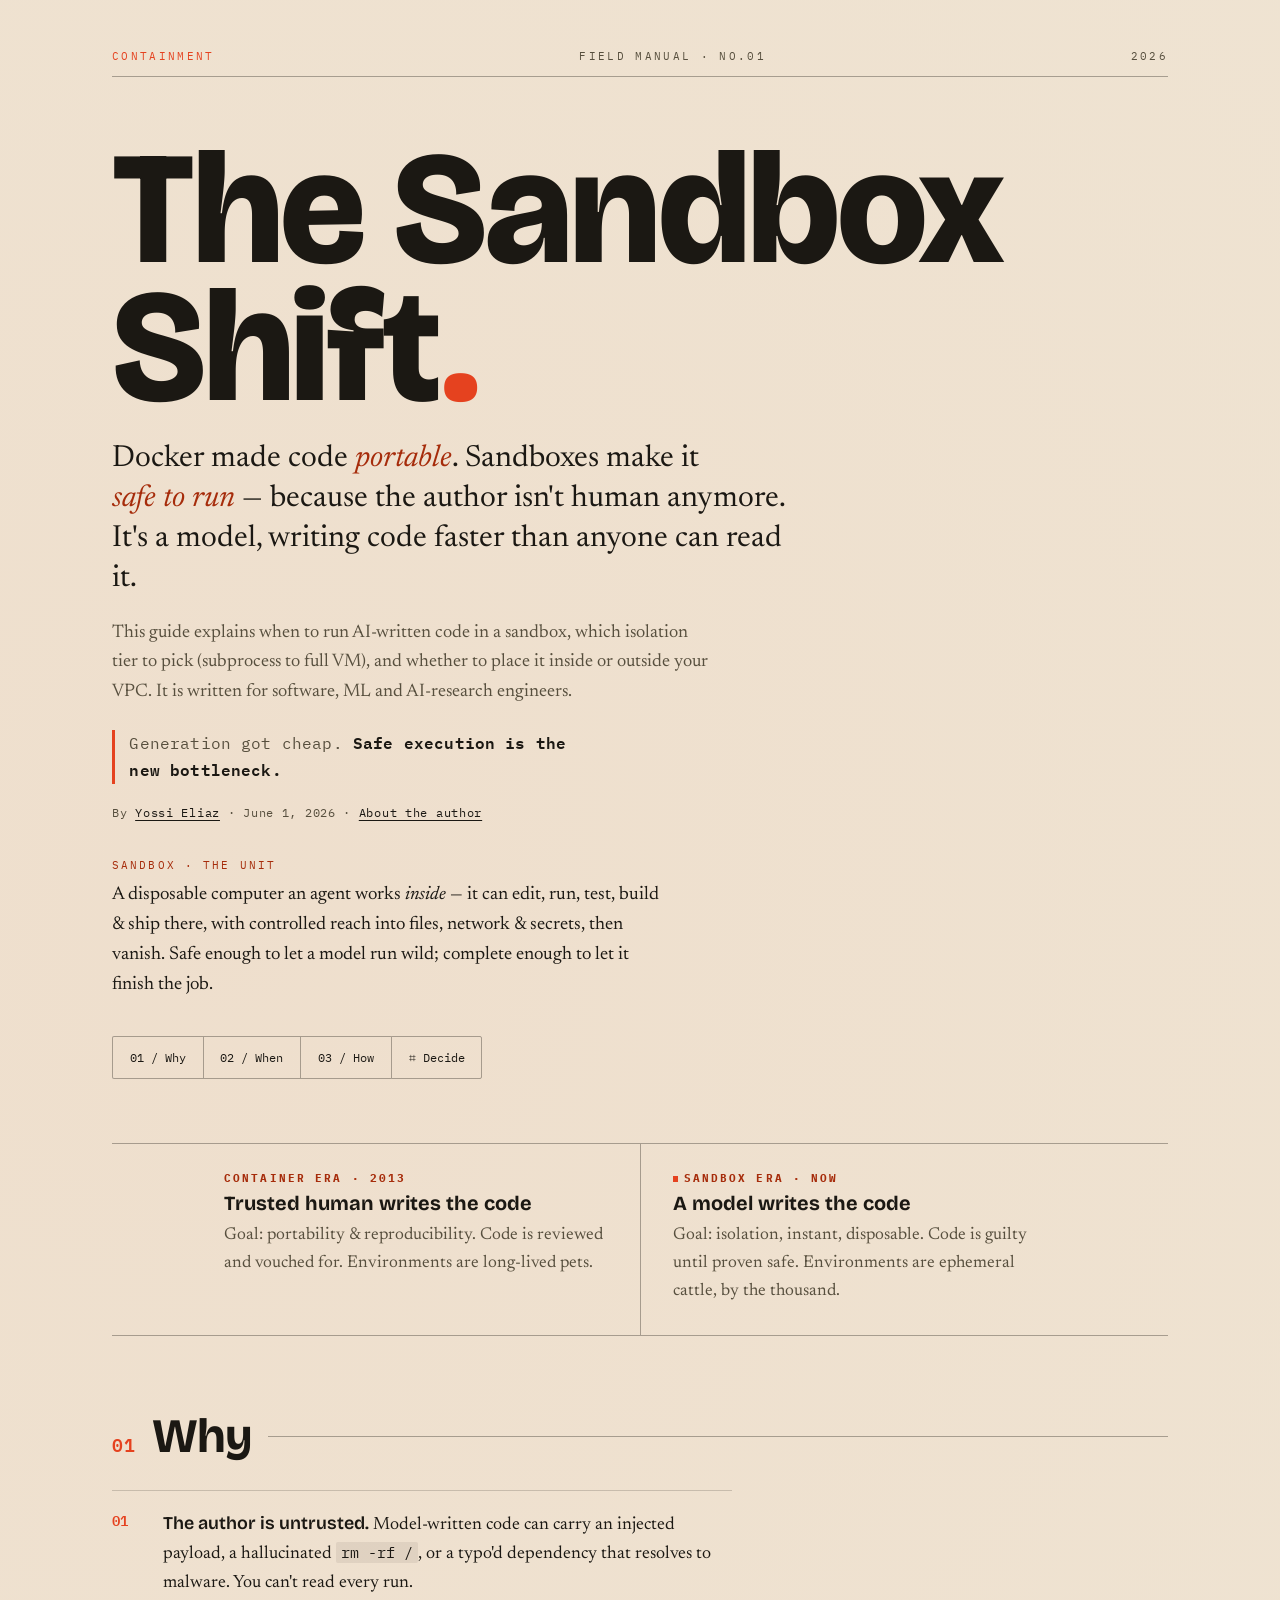
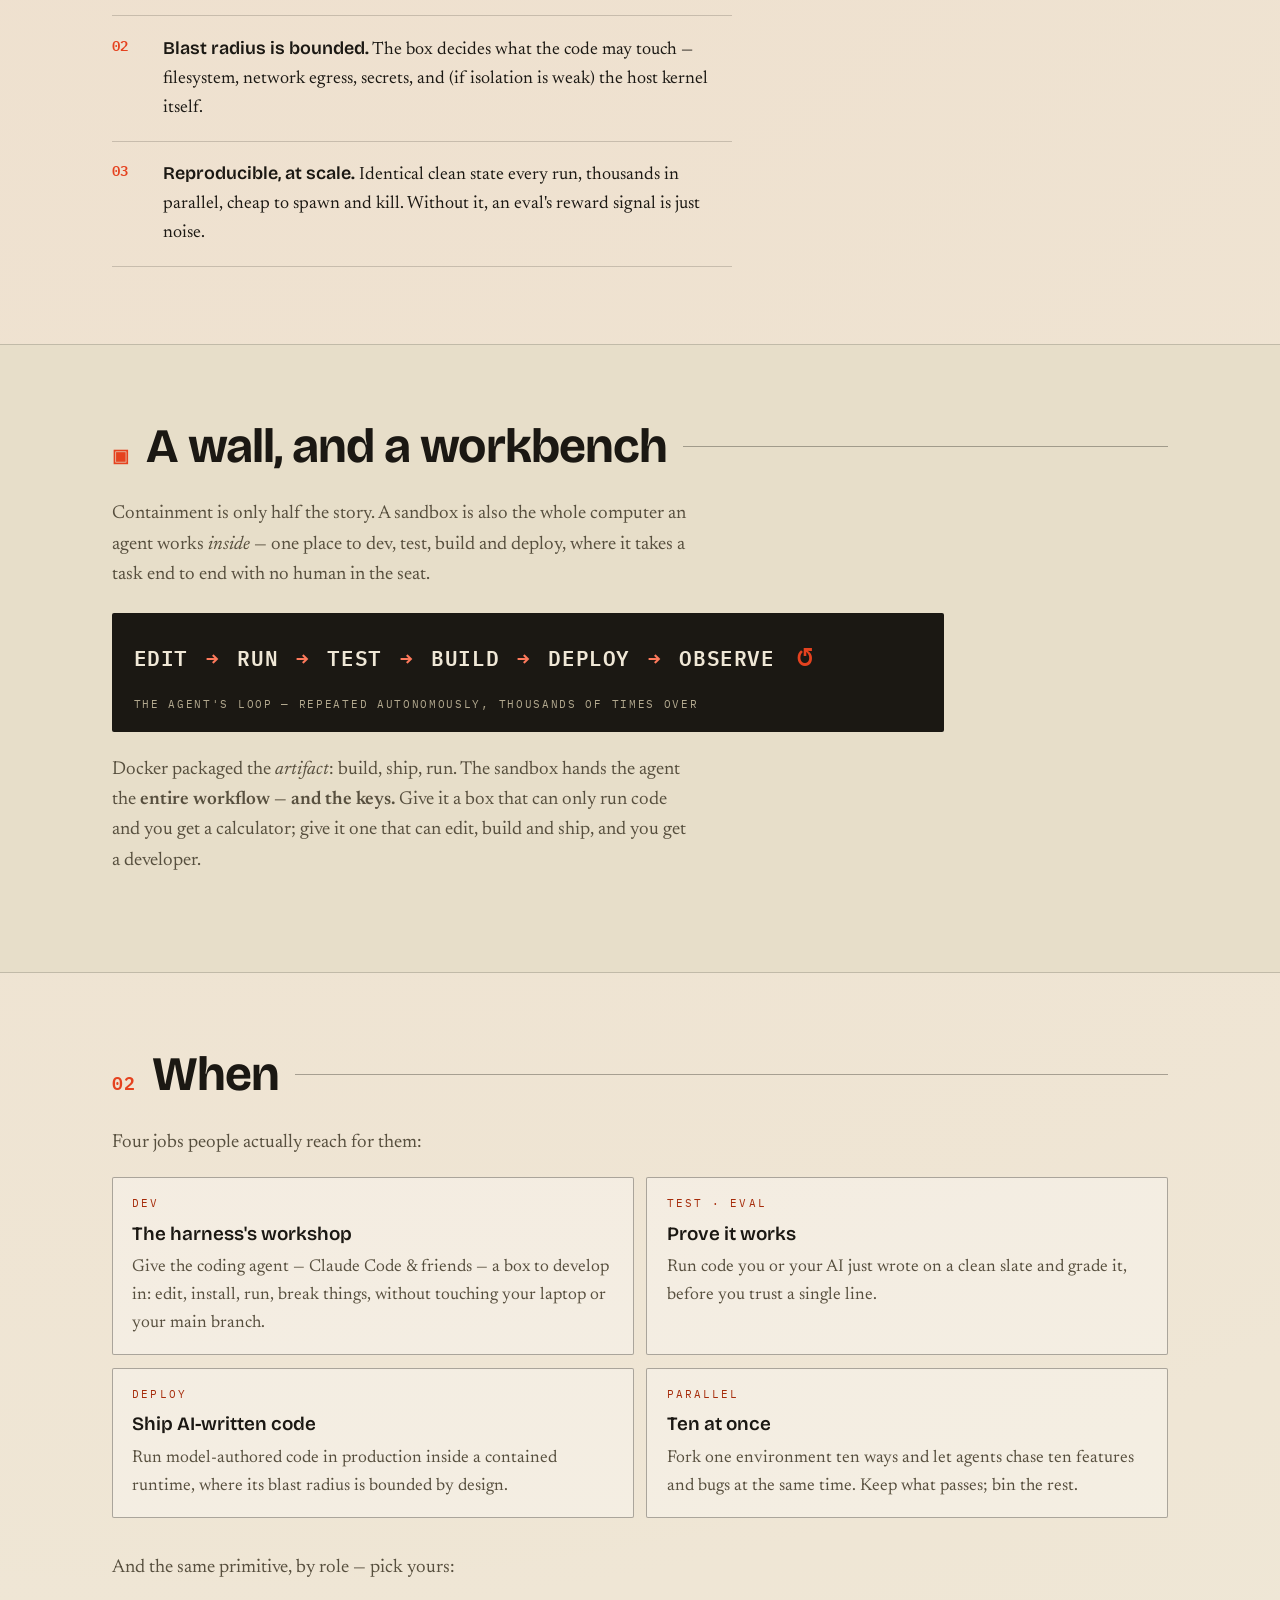
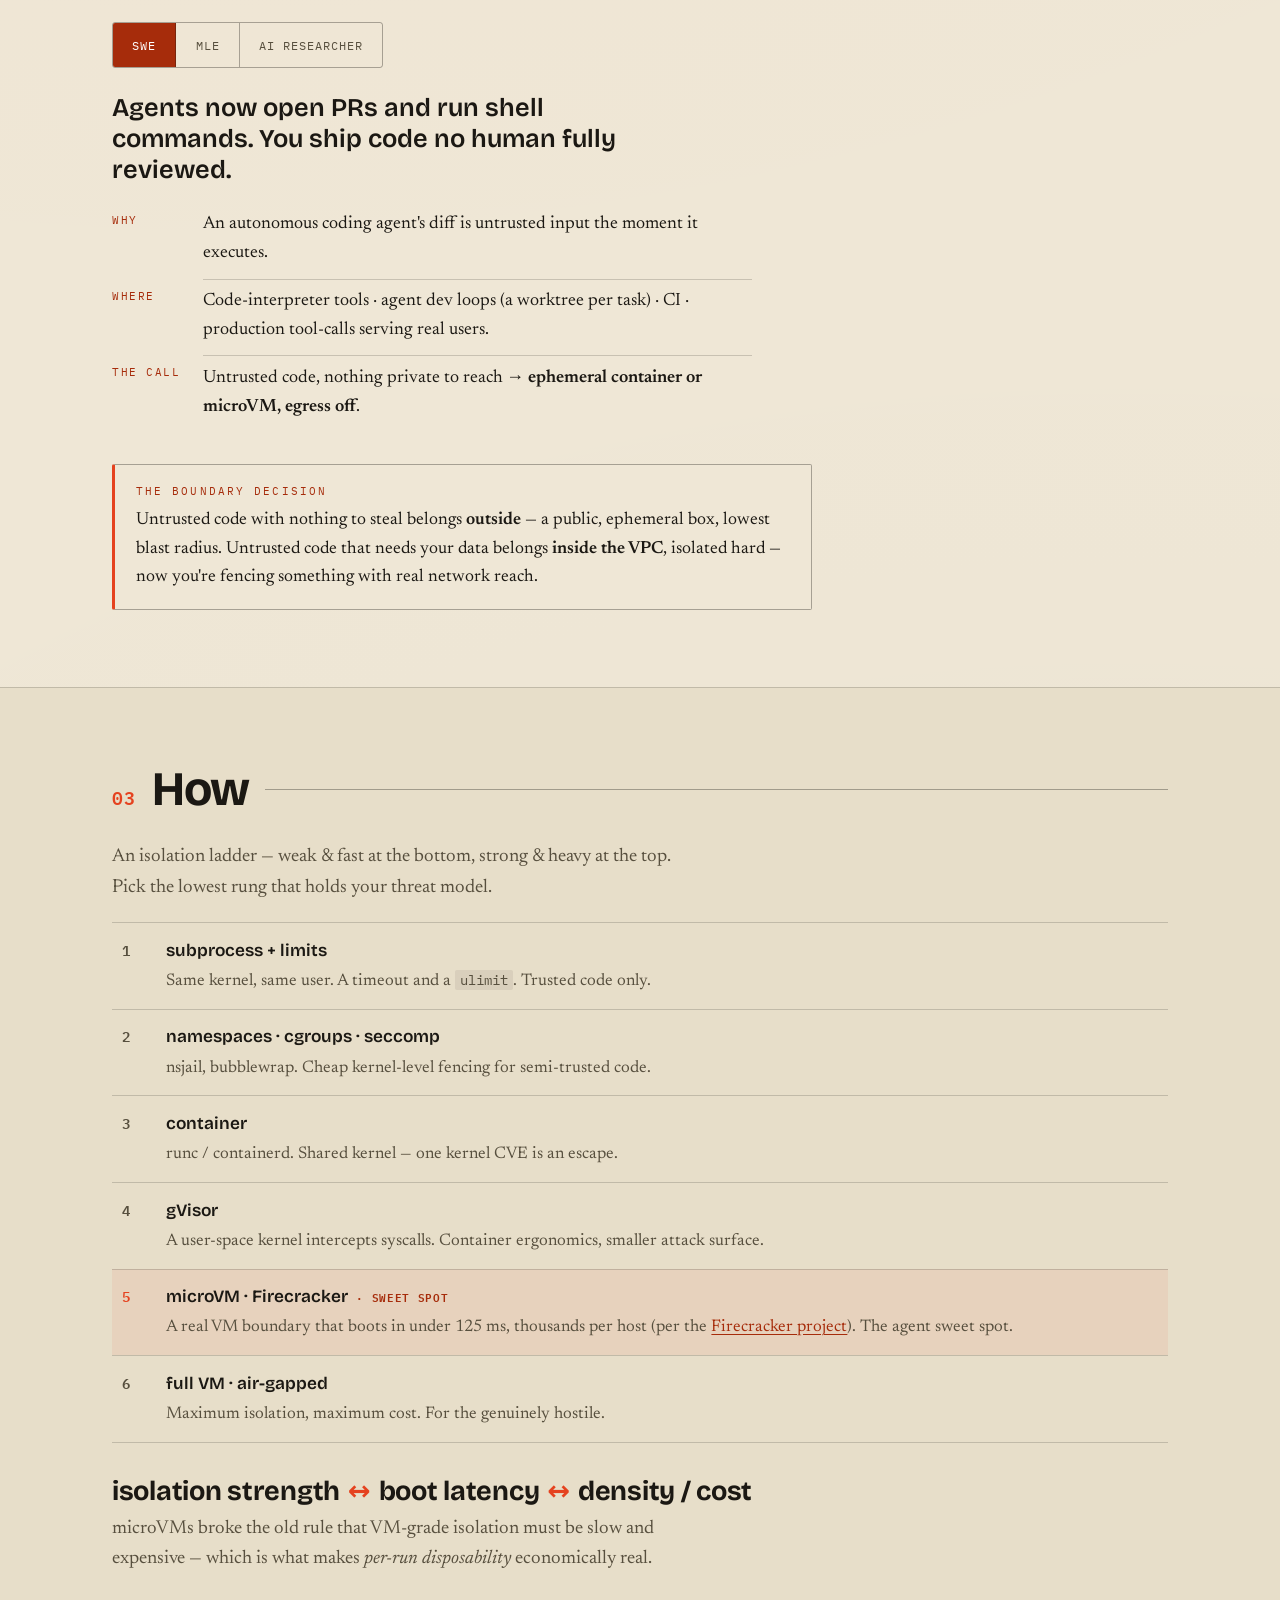
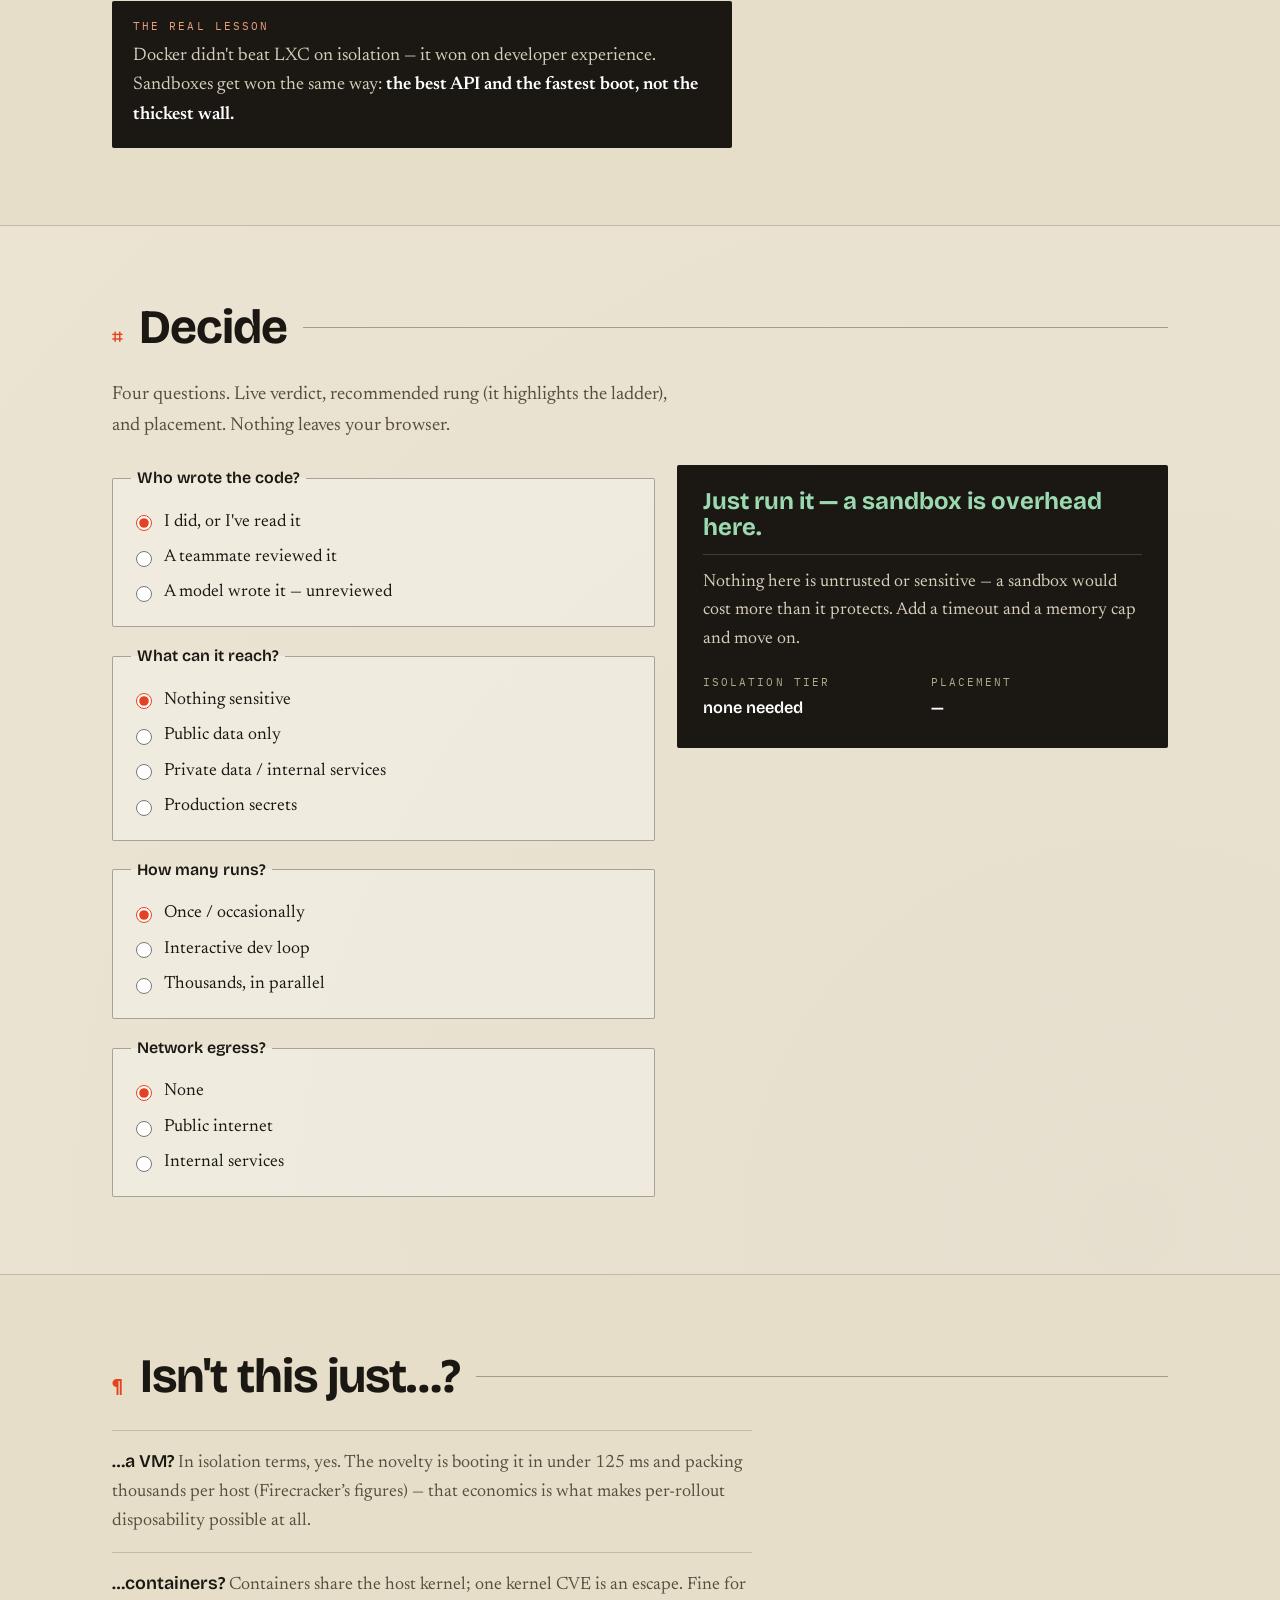
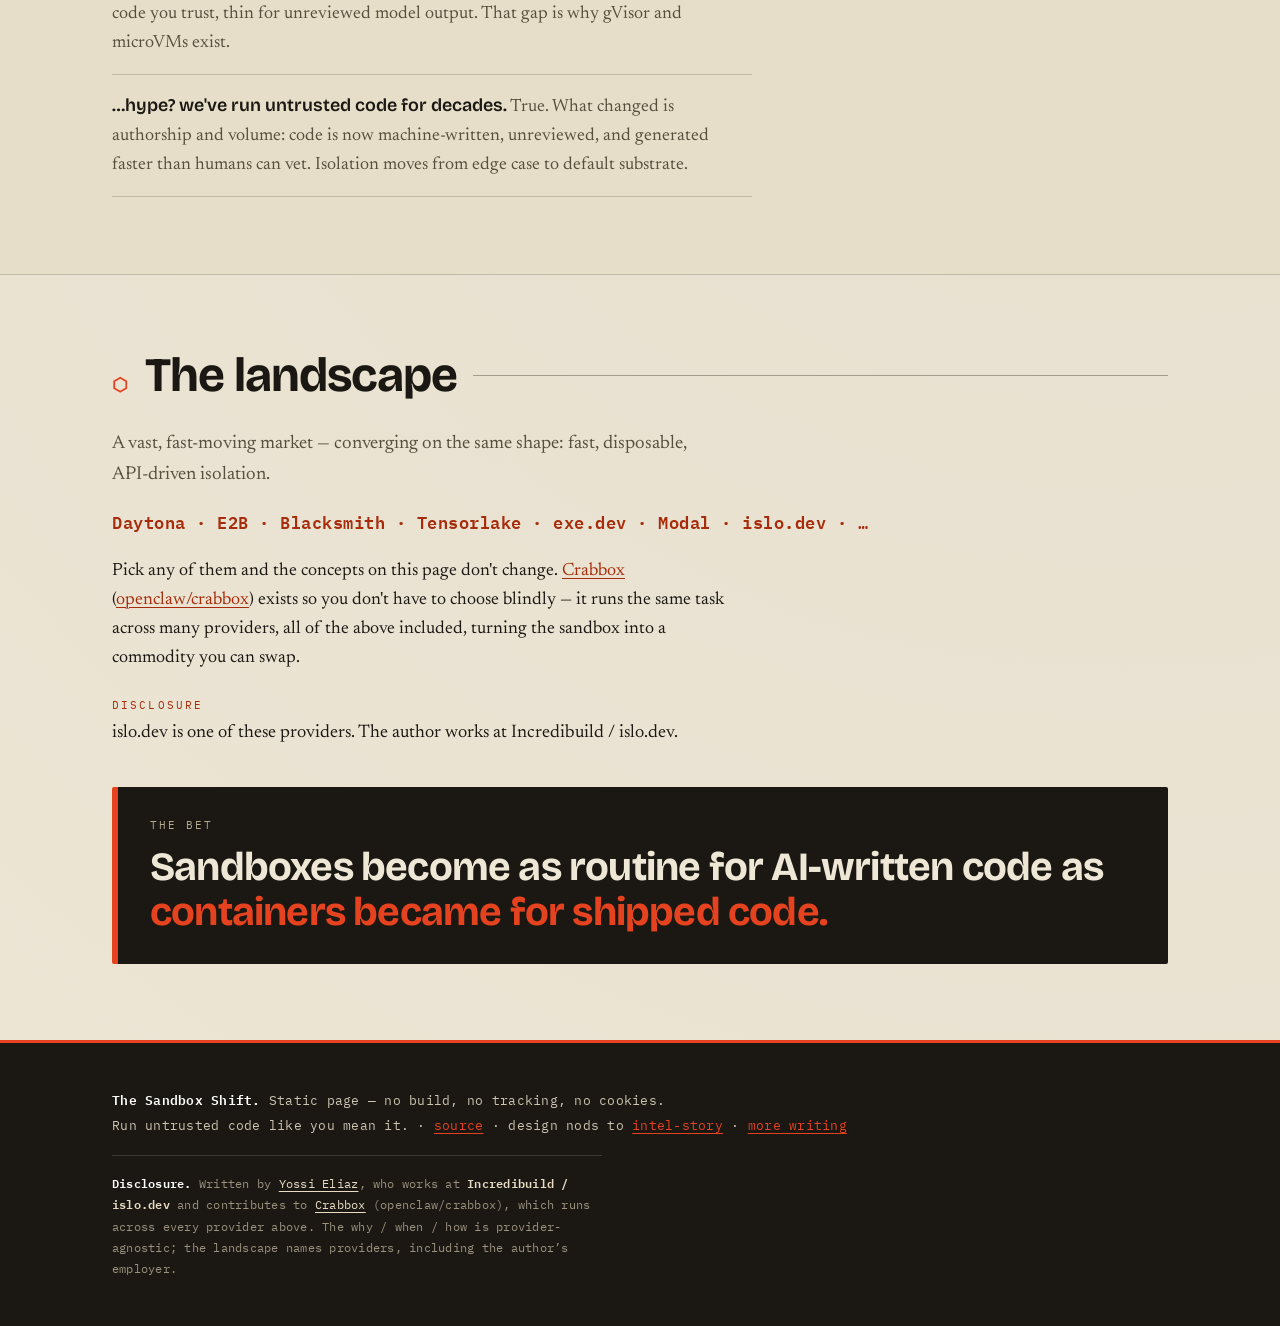
<file: index.html>
<!doctype html>
<html lang="en">
<head>
  <meta charset="utf-8">
  <meta name="viewport" content="width=device-width, initial-scale=1">
  <title>The Sandbox Shift: when to sandbox AI code · Yossi Eliaz</title>
  <meta name="description" content="A field guide for engineers on why, when and how to run AI-written code in sandboxes, with an isolation ladder and an interactive decider.">
  <meta name="color-scheme" content="light">
  <meta name="theme-color" content="#1a1712">

  <link rel="canonical" href="https://zozo123.github.io/sandboxes-why-how-when/">
  <meta name="author" content="Yossi Eliaz">

  <meta property="og:type" content="article">
  <meta property="og:url" content="https://zozo123.github.io/sandboxes-why-how-when/">
  <meta property="og:title" content="The Sandbox Shift — a field manual for running untrusted code">
  <meta property="og:description" content="Docker made code portable. Sandboxes make AI code safe to run — and let an agent dev, test, build and ship end to end. Why / when / how, with an interactive decider.">
  <meta property="og:image" content="https://zozo123.github.io/sandboxes-why-how-when/og.png">
  <meta property="og:image:width" content="1200">
  <meta property="og:image:height" content="630">
  <meta property="og:image:alt" content="The Sandbox Shift — a field manual for running untrusted code, by Yossi Eliaz.">
  <meta name="twitter:card" content="summary_large_image">
  <meta name="twitter:title" content="The Sandbox Shift">
  <meta name="twitter:description" content="Docker made code portable. Sandboxes make AI-written code safe to run.">
  <meta name="twitter:image" content="https://zozo123.github.io/sandboxes-why-how-when/og.png">

  <link rel="icon" href="data:image/svg+xml,%3Csvg xmlns='http://www.w3.org/2000/svg' viewBox='0 0 64 64'%3E%3Crect width='64' height='64' fill='%231a1712'/%3E%3Crect x='13' y='13' width='38' height='38' fill='none' stroke='%23e5421f' stroke-width='4' stroke-dasharray='8 5'/%3E%3Crect x='27' y='27' width='10' height='10' fill='%23e5421f'/%3E%3C/svg%3E">

  <link rel="preconnect" href="https://fonts.googleapis.com">
  <link rel="preconnect" href="https://fonts.gstatic.com" crossorigin>
  <link href="https://fonts.googleapis.com/css2?family=Bricolage+Grotesque:opsz,wght@12..96,600;12..96,700;12..96,800&family=IBM+Plex+Mono:wght@400;600&family=Newsreader:ital,opsz,wght@0,6..72,400;0,6..72,600;1,6..72,400&display=swap" rel="stylesheet">

  <script>document.documentElement.classList.add('js')</script>
  <link rel="stylesheet" href="styles.css">

  <script type="application/ld+json">
  {
    "@context": "https://schema.org",
    "@type": "TechArticle",
    "headline": "The Sandbox Shift",
    "description": "A field guide for engineers on why, when and how to run AI-written code in sandboxes, with an isolation ladder and an interactive decider.",
    "url": "https://zozo123.github.io/sandboxes-why-how-when/",
    "image": "https://zozo123.github.io/sandboxes-why-how-when/og.png",
    "datePublished": "2026-06-01",
    "dateModified": "2026-10-22",
    "mainEntityOfPage": "https://zozo123.github.io/sandboxes-why-how-when/",
    "author": {
      "@id": "https://yossieliaz.netlify.app/#person",
      "@type": "Person",
      "name": "Yossi Eliaz",
      "url": "https://yossieliaz.netlify.app/",
      "sameAs": ["https://github.com/zozo123", "https://zozo123.github.io/", "https://www.linkedin.com/in/yossi-eliaz/"]
    }
  }
  </script>
</head>
<body>
<a class="skip" href="#why">Skip to content</a>

<!-- ============ MASTHEAD ============ -->
<header class="mast">
  <div class="rule-top"><span>CONTAINMENT</span><span>FIELD&nbsp;MANUAL · No.01</span><span>2026</span></div>
  <h1 class="load" style="--d:.05s">The&nbsp;Sandbox<br>Shift<span class="dot">.</span></h1>
  <p class="thesis load" style="--d:.18s">
    Docker made code <em>portable</em>. Sandboxes make it <em>safe&nbsp;to&nbsp;run</em> —
    because the author isn't human anymore. It's a model, writing code faster than anyone can read it.
  </p>
  <p class="lede load" style="--d:.24s">This guide explains when to run AI-written code in a sandbox, which isolation tier to pick (subprocess to full VM), and whether to place it inside or outside your VPC. It is written for software, ML and AI-research engineers.</p>
  <p class="claim load" style="--d:.3s">Generation got cheap. <strong>Safe execution is the new bottleneck.</strong></p>
  <p class="byline load" style="--d:.36s">By <a href="https://zozo123.github.io/">Yossi&nbsp;Eliaz</a> · <time datetime="2026-06-01">June&nbsp;1, 2026</time> · <a href="https://yossieliaz.netlify.app/">About&nbsp;the&nbsp;author</a></p>
  <p class="def load" style="--d:.42s"><span class="mk">sandbox · the unit</span>A disposable computer an agent works <i>inside</i> — it can edit, run, test, build &amp; ship there, with controlled reach into files, network &amp; secrets, then vanish. Safe enough to let a model run wild; complete enough to let it finish the job.</p>
  <nav class="jump load" style="--d:.5s" aria-label="Sections">
    <a href="#why">01 / Why</a><a href="#when">02 / When</a><a href="#how">03 / How</a><a href="#decide">⌗ Decide</a>
  </nav>
</header>

<main>

<!-- ============ THEN / NOW ============ -->
<section class="strip reveal" aria-label="Then and now">
  <div class="tn">
    <p class="tn-h"><span class="mk">Container era · 2013</span>Trusted human writes the code</p>
    <p>Goal: portability &amp; reproducibility. Code is reviewed and vouched for. Environments are long-lived pets.</p>
  </div>
  <div class="tn now">
    <p class="tn-h"><span class="mk hot">Sandbox era · now</span>A model writes the code</p>
    <p>Goal: isolation, instant, disposable. Code is guilty until proven safe. Environments are ephemeral cattle, by the thousand.</p>
  </div>
</section>

<!-- ============ 01 WHY ============ -->
<section id="why" class="sec">
  <header class="sec-h reveal"><span class="idx">01</span><h2>Why</h2><span class="sec-line"></span></header>
  <ol class="why">
    <li class="reveal"><b>The author is untrusted.</b> Model-written code can carry an injected payload, a hallucinated <code>rm -rf&nbsp;/</code>, or a typo'd dependency that resolves to malware. You can't read every run.</li>
    <li class="reveal"><b>Blast radius is bounded.</b> The box decides what the code may touch — filesystem, network egress, secrets, and (if isolation is weak) the host kernel itself.</li>
    <li class="reveal"><b>Reproducible, at scale.</b> Identical clean state every run, thousands in parallel, cheap to spawn and kill. Without it, an eval's reward signal is just noise.</li>
  </ol>
</section>

<!-- ============ WALL & WORKBENCH ============ -->
<section class="sec alt">
  <header class="sec-h reveal"><span class="idx">▣</span><h2>A wall, and a workbench</h2><span class="sec-line"></span></header>
  <p class="lead reveal">Containment is only half the story. A sandbox is also the whole computer an agent works <i>inside</i> — one place to dev, test, build and deploy, where it takes a task end to end with no human in the seat.</p>
  <p class="loop reveal">edit <i>→</i> run <i>→</i> test <i>→</i> build <i>→</i> deploy <i>→</i> observe <b>↺</b><span class="loop-note">the agent's loop — repeated autonomously, thousands of times over</span></p>
  <p class="lead reveal" style="margin-top:1.2rem">Docker packaged the <i>artifact</i>: build, ship, run. The sandbox hands the agent the <strong>entire workflow — and the keys.</strong> Give it a box that can only run code and you get a calculator; give it one that can edit, build and ship, and you get a developer.</p>
</section>

<!-- ============ 02 WHEN ============ -->
<section id="when" class="sec">
  <header class="sec-h reveal"><span class="idx">02</span><h2>When</h2><span class="sec-line"></span></header>
  <p class="lead reveal">Four jobs people actually reach for them:</p>
  <ol class="uses reveal">
    <li><span class="mk">dev</span><b>The harness's workshop</b>Give the coding agent — Claude Code &amp; friends — a box to develop in: edit, install, run, break things, without touching your laptop or your main branch.</li>
    <li><span class="mk">test · eval</span><b>Prove it works</b>Run code you or your AI just wrote on a clean slate and grade it, before you trust a single line.</li>
    <li><span class="mk">deploy</span><b>Ship AI-written code</b>Run model-authored code in production inside a contained runtime, where its blast radius is bounded by design.</li>
    <li><span class="mk">parallel</span><b>Ten at once</b>Fork one environment ten ways and let agents chase ten features and bugs at the same time. Keep what passes; bin the rest.</li>
  </ol>
  <p class="lead reveal" style="margin-top:2.2rem">And the same primitive, by role — pick yours:</p>

  <div class="seg reveal" role="tablist" aria-label="Audience">
    <button id="tab-swe" role="tab" aria-selected="true"  aria-controls="panel-swe" data-p="swe">SWE</button>
    <button id="tab-mle" role="tab" aria-selected="false" aria-controls="panel-mle" tabindex="-1" data-p="mle">MLE</button>
    <button id="tab-res" role="tab" aria-selected="false" aria-controls="panel-res" tabindex="-1" data-p="res">AI Researcher</button>
  </div>

  <div class="persona reveal" id="persona">
    <!-- SWE -->
    <article id="panel-swe" role="tabpanel" aria-labelledby="tab-swe" tabindex="0" data-p="swe" class="on">
      <p class="p-lede">Agents now open PRs and run shell commands. You ship code no human fully reviewed.</p>
      <dl>
        <dt>Why</dt><dd>An autonomous coding agent's diff is untrusted input the moment it executes.</dd>
        <dt>Where</dt><dd>Code-interpreter tools · agent dev loops (a worktree per task) · CI · production tool-calls serving real users.</dd>
        <dt>The call</dt><dd>Untrusted code, nothing private to reach → <b>ephemeral container or microVM, egress off</b>.</dd>
      </dl>
    </article>
    <!-- MLE -->
    <article id="panel-mle" role="tabpanel" aria-labelledby="tab-mle" tabindex="0" data-p="mle">
      <p class="p-lede">Model-generated code and SQL run against real datasets and pipelines.</p>
      <dl>
        <dt>Why</dt><dd>The generated step touches data you actually care about — and might exfiltrate or corrupt it.</dd>
        <dt>Where</dt><dd>Feature pipelines · notebook / analysis agents · batch scoring · data-cleaning tools.</dd>
        <dt>The call</dt><dd>Untrusted code that <i>needs</i> private data → <b>inside the VPC, scoped credentials, deny-by-default egress</b>.</dd>
      </dl>
    </article>
    <!-- Researcher -->
    <article id="panel-res" role="tabpanel" aria-labelledby="tab-res" tabindex="0" data-p="res">
      <p class="p-lede">Every rollout and every eval runs untrusted code — thousands at once — and the reward must be reproducible.</p>
      <dl>
        <dt>Why</dt><dd>RL and evals <i>are</i> untrusted execution at scale; dirty state silently poisons the signal.</dd>
        <dt>Where</dt><dd>RL environments · verifiable evals · <i>reasoning sandboxes that run harnesses</i>: spawn → set up task → run the agent's code → score → destroy.</dd>
        <dt>The call</dt><dd>Disposability is the whole game → <b>microVMs: VM-grade isolation, under 125&nbsp;ms boot and thousands per host (Firecracker&rsquo;s figures)</b>.</dd>
      </dl>
    </article>
  </div>

  <p class="vpc reveal"><span class="mk">The boundary decision</span>
    Untrusted code with nothing to steal belongs <b>outside</b> — a public, ephemeral box, lowest blast radius.
    Untrusted code that needs your data belongs <b>inside the VPC</b>, isolated hard — now you're fencing something with real network reach.</p>
</section>

<!-- ============ 03 HOW ============ -->
<section id="how" class="sec alt">
  <header class="sec-h reveal"><span class="idx">03</span><h2>How</h2><span class="sec-line"></span></header>
  <p class="lead reveal">An isolation ladder — weak &amp; fast at the bottom, strong &amp; heavy at the top. Pick the lowest rung that holds your threat model.</p>

  <ol class="ladder reveal" id="ladder" aria-label="Isolation ladder, weakest first">
    <li data-tier="0"><span class="rung">subprocess + limits</span><span class="d">Same kernel, same user. A timeout and a <code>ulimit</code>. Trusted code only.</span></li>
    <li data-tier="1"><span class="rung">namespaces · cgroups · seccomp</span><span class="d">nsjail, bubblewrap. Cheap kernel-level fencing for semi-trusted code.</span></li>
    <li data-tier="2"><span class="rung">container</span><span class="d">runc / containerd. Shared kernel — one kernel CVE is an escape.</span></li>
    <li data-tier="3"><span class="rung">gVisor</span><span class="d">A user-space kernel intercepts syscalls. Container ergonomics, smaller attack surface.</span></li>
    <li data-tier="4" class="sweet"><span class="rung">microVM · Firecracker</span><span class="d">A real VM boundary that boots in under 125&nbsp;ms, thousands per host (per the <a href="https://firecracker-microvm.github.io/">Firecracker project</a>). The agent sweet spot.</span></li>
    <li data-tier="5"><span class="rung">full VM · air-gapped</span><span class="d">Maximum isolation, maximum cost. For the genuinely hostile.</span></li>
  </ol>

  <p class="tradeoff reveal">isolation strength<span>↔</span>boot latency<span>↔</span>density / cost</p>
  <p class="lead reveal" style="margin-top:.4rem">microVMs broke the old rule that VM-grade isolation must be slow and expensive — which is what makes <i>per-run disposability</i> economically real.</p>
  <p class="kicker reveal"><span class="mk">the real lesson</span>Docker didn't beat LXC on isolation — it won on developer experience. Sandboxes get won the same way: <strong>the best API and the fastest boot, not the thickest wall.</strong></p>
</section>

<!-- ============ DECIDER ============ -->
<section id="decide" class="sec">
  <header class="sec-h reveal"><span class="idx">⌗</span><h2>Decide</h2><span class="sec-line"></span></header>
  <p class="lead reveal">Four questions. Live verdict, recommended rung (it highlights the ladder), and placement. Nothing leaves your browser.</p>

  <div class="decider reveal">
    <form id="d-form" class="d-form" aria-label="Do you need a sandbox?">
      <fieldset class="q"><legend>Who wrote the code?</legend>
        <label><input type="radio" name="author" value="0" checked> I did, or I've read it</label>
        <label><input type="radio" name="author" value="1"> A teammate reviewed it</label>
        <label><input type="radio" name="author" value="3"> A model wrote it — unreviewed</label>
      </fieldset>
      <fieldset class="q"><legend>What can it reach?</legend>
        <label><input type="radio" name="data" value="0" checked> Nothing sensitive</label>
        <label><input type="radio" name="data" value="1"> Public data only</label>
        <label><input type="radio" name="data" value="2"> Private data / internal services</label>
        <label><input type="radio" name="data" value="3"> Production secrets</label>
      </fieldset>
      <fieldset class="q"><legend>How many runs?</legend>
        <label><input type="radio" name="scale" value="0" checked> Once / occasionally</label>
        <label><input type="radio" name="scale" value="1"> Interactive dev loop</label>
        <label><input type="radio" name="scale" value="2"> Thousands, in parallel</label>
      </fieldset>
      <fieldset class="q"><legend>Network egress?</legend>
        <label><input type="radio" name="egress" value="0" checked> None</label>
        <label><input type="radio" name="egress" value="1"> Public internet</label>
        <label><input type="radio" name="egress" value="2"> Internal services</label>
      </fieldset>
    </form>

    <output class="d-out" id="d-out" for="d-form" aria-live="polite">
      <noscript><p class="d-fallback">Enable JavaScript for a recommendation — or just read §03 above.</p></noscript>
      <div class="d-verdict" id="d-verdict"></div>
      <p class="d-rationale" id="d-rationale"></p>
      <div class="d-meta">
        <div><span class="mk">Isolation tier</span><strong id="d-tier-name">—</strong></div>
        <div><span class="mk">Placement</span><strong id="d-place-name">—</strong></div>
      </div>
    </output>
  </div>
</section>

<!-- ============ OBJECTIONS ============ -->
<section class="sec ob alt">
  <header class="sec-h reveal"><span class="idx">¶</span><h2>Isn't this just…?</h2><span class="sec-line"></span></header>
  <div class="obs">
    <p class="reveal"><b>…a VM?</b> In isolation terms, yes. The novelty is booting it in under 125&nbsp;ms and packing thousands per host (Firecracker&rsquo;s figures) — that economics is what makes per-rollout disposability possible at all.</p>
    <p class="reveal"><b>…containers?</b> Containers share the host kernel; one kernel CVE is an escape. Fine for code you trust, thin for unreviewed model output. That gap is why gVisor and microVMs exist.</p>
    <p class="reveal"><b>…hype? we've run untrusted code for decades.</b> True. What changed is authorship and volume: code is now machine-written, unreviewed, and generated faster than humans can vet. Isolation moves from edge case to default substrate.</p>
  </div>
</section>

<!-- ============ LANDSCAPE + CTA ============ -->
<section id="landscape" class="sec">
  <header class="sec-h reveal"><span class="idx">⬡</span><h2>The landscape</h2><span class="sec-line"></span></header>
  <p class="lead reveal">A vast, fast-moving market — converging on the same shape: fast, disposable, API-driven isolation.</p>
  <p class="land-tags reveal">Daytona · E2B · Blacksmith · Tensorlake · exe.dev · Modal · islo.dev · …</p>
  <p class="reveal" style="max-width:64ch">Pick any of them and the concepts on this page don't change. <a href="https://crabbox.sh/">Crabbox</a> (<a href="https://github.com/openclaw/crabbox">openclaw/crabbox</a>) exists so you don't have to choose blindly — it runs the same task across many providers, all of the above included, turning the sandbox into a commodity you can swap.</p>
  <p class="bear reveal"><span class="mk">disclosure</span>islo.dev is one of these providers. The author works at Incredibuild / islo.dev.</p>

  <div class="cta reveal">
    <p class="cta-kick">the bet</p>
    <p class="cta-big">Sandboxes become as routine for AI-written code as <span>containers became for shipped code.</span></p>
  </div>
</section>

</main>

<footer class="foot">
  <p><b>The Sandbox Shift.</b> Static page — no build, no tracking, no cookies.</p>
  <p>Run untrusted code like you mean it. · <a href="https://github.com/zozo123/sandboxes-why-how-when">source</a> · design nods to <a href="https://github.com/zozo123/intel-story">intel-story</a> · <a href="https://zozo123.github.io/">more writing</a></p>
  <p class="disc">
    <b style="color:#fff">Disclosure.</b> Written by <a href="https://yossieliaz.netlify.app/">Yossi&nbsp;Eliaz</a>,
    who works at <b style="color:#e8dcc4">Incredibuild / islo.dev</b> and contributes to
    <a href="https://github.com/openclaw/crabbox">Crabbox</a> (openclaw/crabbox), which runs across every provider above.
    The why / when / how is provider-agnostic; the landscape names providers, including the author&rsquo;s employer.
  </p>
</footer>

<script src="script.js" defer></script>
</body>
</html>
</file>
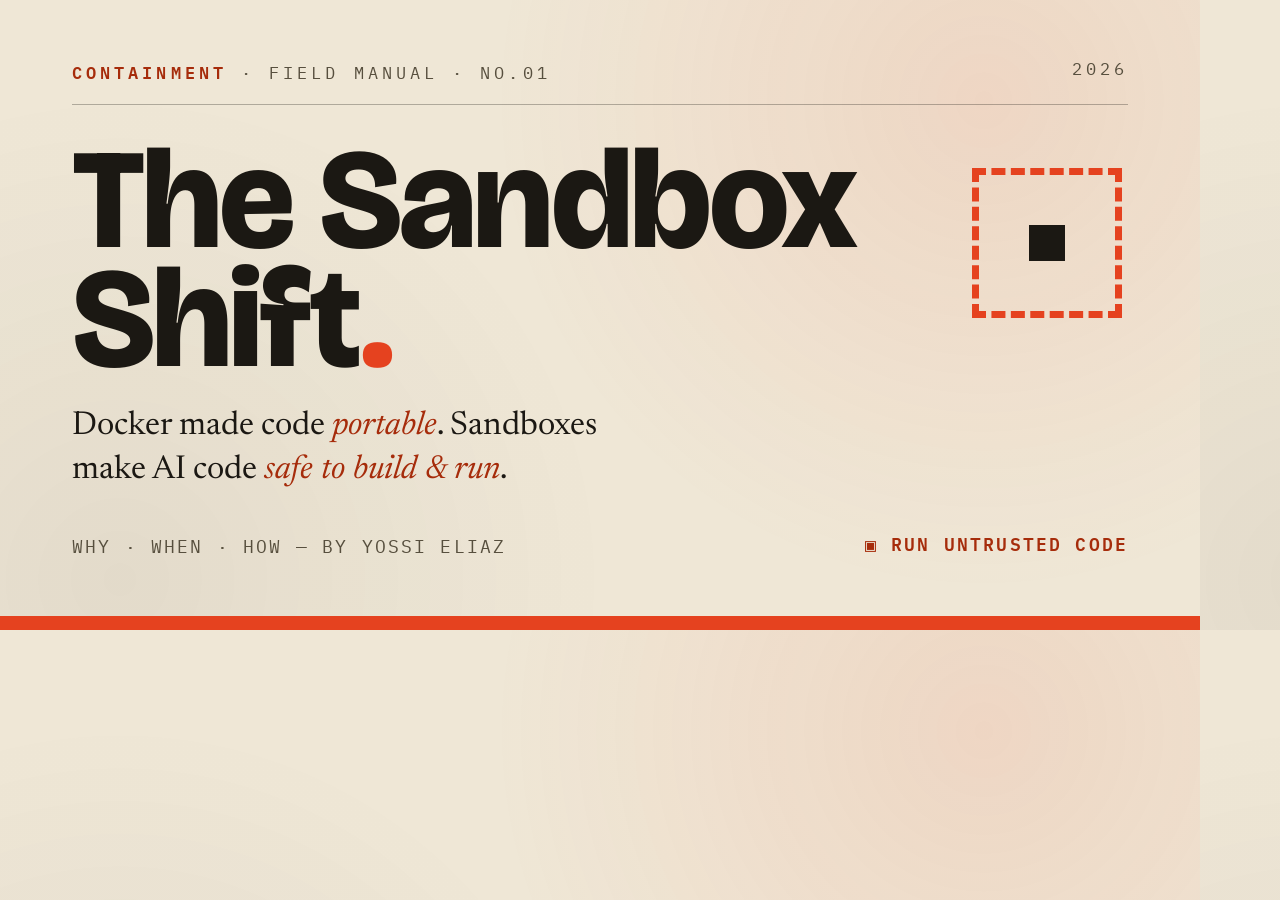
<file: og-card.html>
<!doctype html>
<!-- Source for og.png — render at 1200x630 with headless Chrome. -->
<html lang="en">
<head>
<meta charset="utf-8">
<link rel="preconnect" href="https://fonts.googleapis.com">
<link rel="preconnect" href="https://fonts.gstatic.com" crossorigin>
<link href="https://fonts.googleapis.com/css2?family=Bricolage+Grotesque:opsz,wght@12..96,600;12..96,800&family=IBM+Plex+Mono:wght@400;600&family=Newsreader:opsz,wght@6..72,400&display=swap" rel="stylesheet">
<style>
  * { margin: 0; box-sizing: border-box; }
  html, body { width: 1200px; height: 630px; }
  body {
    background: #efe7d6;
    background-image:
      radial-gradient(circle at 82% 16%, rgba(229,66,31,.10), transparent 44%),
      radial-gradient(circle at 10% 92%, rgba(27,24,19,.06), transparent 40%);
    color: #1b1813;
    font-family: "Newsreader", Georgia, serif;
    padding: 58px 72px;
    border-bottom: 14px solid #e5421f;
    display: flex; flex-direction: column; justify-content: space-between;
    position: relative; overflow: hidden;
  }
  .top {
    display: flex; justify-content: space-between;
    font-family: "IBM Plex Mono", monospace; font-size: 17px; letter-spacing: .24em;
    text-transform: uppercase; color: #574f3e;
    border-bottom: 1.5px solid rgba(27,24,19,.3); padding-bottom: 18px;
  }
  .top b { color: #a62c0b; font-weight: 600; }
  h1 {
    font-family: "Bricolage Grotesque", sans-serif; font-weight: 800;
    font-size: 142px; line-height: .84; letter-spacing: -.02em;
  }
  h1 .dot { color: #e5421f; }
  .sub { font-size: 33px; line-height: 1.32; max-width: 30ch; margin-top: 26px; }
  .sub em { color: #a62c0b; font-style: italic; }
  .foot {
    display: flex; justify-content: space-between; align-items: flex-end;
    font-family: "IBM Plex Mono", monospace; font-size: 18px; letter-spacing: .12em;
    text-transform: uppercase; color: #574f3e;
  }
  .foot .acc { color: #a62c0b; font-weight: 600; white-space: nowrap; }
  .mark { position: absolute; right: 78px; top: 168px; width: 150px; height: 150px;
    border: 7px dashed #e5421f; }
  .mark::after { content: ""; position: absolute; inset: 50px; background: #1b1813; }
</style>
</head>
<body>
  <div class="top"><span><b>CONTAINMENT</b> · FIELD MANUAL · No.01</span><span>2026</span></div>
  <div class="mark"></div>
  <div class="mid">
    <h1>The Sandbox<br>Shift<span class="dot">.</span></h1>
    <p class="sub">Docker made code <em>portable</em>. Sandboxes make AI code <em>safe&nbsp;to&nbsp;build&nbsp;&amp;&nbsp;run</em>.</p>
  </div>
  <div class="foot">
    <span>Why · When · How — by Yossi Eliaz</span>
    <span class="acc">▣ run untrusted code</span>
  </div>
</body>
</html>
</file>
<file: styles.css>
/* ===================================================================
   The Sandbox Shift — "Containment, a field manual"
   Refined editorial / engineering-datasheet aesthetic.
   Bone paper · ink · vermillion · hairline rules · mono labels.
   =================================================================== */

:root {
  --paper:   #efe7d6;   /* warm bone */
  --paper-2: #e7dec9;   /* inset / alt */
  --ink:     #1b1813;
  --ink-2:   #574f3e;   /* muted — darkened for AA contrast on bone */
  --hot:     #e5421f;   /* vermillion (decorative / large only) */
  --hot-2:   #a62c0b;   /* darker vermillion for small text & labels (AA) */
  --rule:    rgba(27,24,19,.18);
  --rule-2:  rgba(27,24,19,.34);

  --display: "Bricolage Grotesque", system-ui, sans-serif;
  --body:    "Newsreader", Georgia, "Times New Roman", serif;
  --mono:    "IBM Plex Mono", ui-monospace, monospace;

  --cw: 66rem;
  --pad: clamp(1.25rem, calc((100% - var(--cw)) / 2), 50%);
}

* { box-sizing: border-box; }
html { scroll-behavior: smooth; }

body {
  margin: 0;
  background: var(--paper);
  color: var(--ink);
  font-family: var(--body);
  font-size: clamp(1.02rem, 1.4vw, 1.18rem);
  line-height: 1.62;
  overflow-x: hidden;
  font-optical-sizing: auto;
  -webkit-font-smoothing: antialiased;
  /* faint paper grain */
  background-image:
    radial-gradient(circle at 18% 12%, rgba(229,66,31,.05), transparent 38%),
    radial-gradient(circle at 88% 78%, rgba(27,24,19,.04), transparent 42%);
}

a { color: var(--hot-2); text-underline-offset: 3px; text-decoration-thickness: 1px; }
a:hover { color: var(--ink); }

code { font-family: var(--mono); font-size: .82em; background: rgba(27,24,19,.07);
       padding: .08em .35em; border-radius: 2px; }
em { font-style: italic; }
strong, b { font-weight: 600; }

.skip { position:absolute; left:-999px; }
.skip:focus { left:1rem; top:1rem; background:var(--ink); color:var(--paper);
              padding:.5rem 1rem; z-index:9; }

/* shared mono micro-label */
.mk {
  display: inline-block;
  font-family: var(--mono);
  font-size: .66rem;
  letter-spacing: .2em;
  text-transform: uppercase;
  color: var(--hot-2);
  margin-right: .6rem;
}
.mk.hot { color: var(--hot-2); }

/* visible keyboard focus everywhere */
:focus-visible { outline: 2px solid var(--hot); outline-offset: 2px; border-radius: 1px; }
.d-out :focus-visible, .foot :focus-visible { outline-color: #ff7a5c; }

/* ---------- layout primitives ---------- */
.mast, .sec, .foot, .strip { padding-inline: var(--pad); }
.sec  { padding-block: clamp(3rem, 6vw, 5rem); }
.sec.alt { background: var(--paper-2); border-block: 1px solid var(--rule); }
.lead { max-width: 58ch; color: var(--ink-2); font-size: 1.05em; }

/* ============ MASTHEAD ============ */
.mast { padding-top: clamp(1.5rem, 4vw, 3rem); padding-bottom: clamp(2.5rem, 5vw, 4rem); }
.rule-top {
  display: flex; justify-content: space-between; gap: 1rem; flex-wrap: wrap;
  font-family: var(--mono); font-size: .66rem; letter-spacing: .22em; text-transform: uppercase;
  color: var(--ink-2); border-bottom: 1px solid var(--rule-2);
  padding-bottom: .7rem; margin-bottom: clamp(2rem, 6vw, 4rem);
}
.rule-top span:first-child { color: var(--hot); }
h1 {
  font-family: var(--display); font-weight: 800;
  font-size: clamp(2.4rem, 12.5vw, 10rem);
  line-height: .86; letter-spacing: -.015em;
  margin: 0 0 1.4rem;
}
h1 .dot { color: var(--hot); }
.thesis {
  font-size: clamp(1.25rem, 3vw, 1.9rem);
  line-height: 1.32; max-width: 24ch; margin: 0 0 1.2rem; font-weight: 400;
}
@media (min-width: 700px){ .thesis { max-width: 40ch; } }
.thesis em { color: var(--hot-2); font-style: italic; }
.claim {
  font-family: var(--mono); font-size: clamp(.85rem, 1.6vw, 1rem); letter-spacing: .01em;
  border-left: 3px solid var(--hot); padding-left: .9rem; max-width: 46ch; margin: 0 0 1.2rem;
  color: var(--ink-2);
}
.claim strong { color: var(--ink); }
.lede { max-width: 60ch; margin: 0 0 1.4rem; color: var(--ink-2); font-size: 1.02em; }
.byline {
  font-family: var(--mono); font-size: .74rem; letter-spacing: .06em;
  color: var(--ink-2); margin: 0 0 2.2rem;
}
.byline a { color: var(--ink); }
.byline a:hover { color: var(--hot-2); }
.def { max-width: 56ch; margin: 0 0 2.2rem; font-size: 1.04em; color: var(--ink); }
.def .mk { display: block; margin-bottom: .35rem; }
.jump { display: flex; flex-wrap: wrap; gap: 0; font-family: var(--mono); font-size: .78rem; }
.jump a {
  text-decoration: none; color: var(--ink); padding: .65rem 1.05rem;
  border: 1px solid var(--rule-2); border-right-width: 0;
  transition: background .15s, color .15s;
}
.jump a:first-child { border-radius: 2px 0 0 2px; }
.jump a:last-child { border-right-width: 1px; border-radius: 0 2px 2px 0; }
.jump a:hover { background: var(--ink); color: var(--paper); }

/* ============ THEN / NOW ============ */
.strip {
  display: grid; gap: 0; max-width: var(--cw); margin-inline: auto;
  border-block: 1px solid var(--rule-2); margin-bottom: 0;
}
@media (min-width: 760px){ .strip { grid-template-columns: 1fr 1fr; } }
.tn { padding: 1.6rem 0; }
.tn.now { border-top: 1px solid var(--rule); }
@media (min-width: 760px){
  .tn { padding: 1.8rem 2rem 1.8rem 0; }
  .tn.now { padding: 1.8rem 0 1.8rem 2rem; border-top: 0; border-left: 1px solid var(--rule-2); }
}
.tn-h { font-family: var(--display); font-weight: 700; font-size: 1.25rem; margin: 0 0 .5rem; line-height: 1.1; }
.tn-h .mk { display: block; margin: 0 0 .5rem; }
.tn.now .tn-h .mk::before { content: ""; display: inline-block; width: .5em; height: .5em;
  background: var(--hot); margin-right: .5em; }
.tn p:last-child { margin: 0; color: var(--ink-2); font-size: .96em; }

/* ============ SECTION HEADER ============ */
.sec-h { display: flex; align-items: baseline; flex-wrap: wrap; gap: .6rem 1rem; margin: 0 0 1.8rem; }
.sec-h .idx {
  font-family: var(--mono); font-weight: 600; font-size: 1.1rem; color: var(--hot);
  letter-spacing: .05em;
}
.sec-h h2 {
  font-family: var(--display); font-weight: 700; letter-spacing: -.02em;
  font-size: clamp(1.7rem, 5vw, 3rem); margin: 0; line-height: 1.02;
}
.sec-h .sec-line { flex: 1; min-width: 2rem; height: 1px; background: var(--rule-2); align-self: center; }

/* ============ 01 WHY ============ */
.why { list-style: none; counter-reset: w; margin: 0; padding: 0; max-width: 62ch; }
.why li {
  counter-increment: w; position: relative;
  padding: 1.1rem 0 1.1rem 3.2rem; border-top: 1px solid var(--rule);
}
.why li:last-child { border-bottom: 1px solid var(--rule); }
.why li::before {
  content: "0" counter(w); position: absolute; left: 0; top: 1.1rem;
  font-family: var(--mono); font-size: .85rem; color: var(--hot); font-weight: 600;
}
.why b { font-family: var(--display); font-weight: 600; }

/* ============ 02 WHEN — persona ============ */
.seg {
  display: inline-flex; margin: 1.2rem 0 1.6rem; border: 1px solid var(--rule-2); border-radius: 3px;
  overflow: hidden; flex-wrap: wrap;
}
.seg button {
  font-family: var(--mono); font-size: .78rem; letter-spacing: .08em; text-transform: uppercase;
  background: transparent; color: var(--ink-2); border: 0; border-right: 1px solid var(--rule-2);
  padding: .75rem 1.2rem; min-height: 44px; cursor: pointer; transition: background .15s, color .15s;
}
.seg button:last-child { border-right: 0; }
.seg button[aria-selected="true"] { background: var(--hot-2); color: #fff; }
.seg button:hover:not([aria-selected="true"]) { background: rgba(27,24,19,.06); color: var(--ink); }

.persona article { display: none; }
.persona article.on { display: block; animation: fade .35s ease both; }
.p-lede { font-family: var(--display); font-weight: 600; font-size: clamp(1.2rem,2.6vw,1.6rem);
          line-height: 1.2; margin: 0 0 1.1rem; max-width: 30ch; }
.persona dl { display: grid; grid-template-columns: max-content 1fr; gap: .2rem 1.4rem; margin: 0; max-width: 64ch; }
.persona dt { font-family: var(--mono); font-size: .68rem; letter-spacing: .14em; text-transform: uppercase;
              color: var(--hot-2); padding-top: .55rem; }
.persona dd { margin: 0; padding: .45rem 0; border-top: 1px solid var(--rule); }
.persona dl > dt:first-of-type, .persona dl > dt:first-of-type + dd { border-top: 0; }
.persona dd b { font-weight: 600; }

.vpc {
  margin: 2.2rem 0 0; padding: 1.1rem 1.3rem; background: var(--paper);
  border: 1px solid var(--rule-2); border-left: 3px solid var(--hot); border-radius: 2px;
  max-width: 70ch; font-size: .98em;
}
.sec.alt .vpc { background: rgba(255,255,255,.35); }
.vpc .mk { display: block; margin-bottom: .4rem; }

/* ============ 03 HOW — ladder ============ */
.ladder { list-style: none; counter-reset: r; margin: 1rem 0 2rem; padding: 0; }
.ladder li {
  counter-increment: r; display: grid; grid-template-columns: 1.8rem 1fr; gap: .2rem 1rem;
  padding: .85rem 1rem .85rem .6rem; border-top: 1px solid var(--rule); align-items: baseline;
  transition: background .15s;
}
.ladder li:last-child { border-bottom: 1px solid var(--rule); }
.ladder li::before { content: counter(r); grid-row: 1 / span 2;
  font-family: var(--mono); font-weight: 600; color: var(--ink-2); font-size: .9rem; }
.ladder .rung { font-family: var(--display); font-weight: 600; font-size: 1.08rem; }
.ladder .d { grid-column: 2; color: var(--ink-2); font-size: .94em; }
.ladder li.sweet { background: rgba(229,66,31,.07); }
.ladder li.sweet::before { color: var(--hot); }
.ladder li.sweet .rung::after { content: "· sweet spot"; color: var(--hot-2); font-family: var(--mono);
  font-size: .68rem; letter-spacing: .06em; margin-left: .5rem; text-transform: uppercase; }
/* live highlight from the decider */
.ladder li.pick { background: var(--ink); color: var(--paper); }
.ladder li.pick::before, .ladder li.pick .d { color: #cdbfa0; }
.ladder li.pick .rung { color: #fff; }
.ladder li.pick a { color: #ff7a5c; }
.ladder li.pick .rung::after { content: "← your pick"; color: var(--hot); }

.tradeoff {
  font-family: var(--display); font-weight: 700; letter-spacing: -.01em;
  font-size: clamp(1.1rem, 3vw, 1.7rem); margin: 1.4rem 0 0; line-height: 1.2;
}
.tradeoff span { color: var(--hot); margin: 0 .5rem; font-weight: 600; }
.kicker { max-width: 62ch; margin: 1.6rem 0 0; padding: 1.1rem 1.3rem; background: var(--ink);
  color: #d6cdbb; border-radius: 2px; font-size: 1.02em; }
.kicker .mk { display: block; color: #e8a07f; margin-bottom: .4rem; }
.kicker strong { color: #fff; font-weight: 600; }

/* ============ WORKBENCH — agent loop ============ */
.loop {
  font-family: var(--mono); font-weight: 600; text-transform: uppercase;
  font-size: clamp(.9rem, 2.3vw, 1.3rem); letter-spacing: .03em; line-height: 1.9;
  background: var(--ink); color: var(--paper);
  padding: 1.15rem 1.35rem; border-radius: 2px; margin: 1.4rem 0; max-width: 64ch;
}
.loop i { color: #ff7a5c; font-style: normal; margin: 0 .2em; }
.loop b { color: var(--hot); font-size: 1.25em; margin-left: .35em; }
.loop .loop-note { display: block; font-family: var(--mono); font-weight: 400; text-transform: uppercase;
  font-size: .66rem; letter-spacing: .16em; color: #b3a98f; margin-top: .8rem; }

/* ============ USE CASES ============ */
.uses { list-style: none; counter-reset: u; margin: 1.2rem 0 0; padding: 0; display: grid; gap: .8rem; }
@media (min-width: 720px){ .uses { grid-template-columns: 1fr 1fr; } }
.uses li { border: 1px solid var(--rule-2); border-radius: 2px; padding: 1.05rem 1.2rem;
  background: rgba(255,255,255,.32); color: var(--ink-2); font-size: .96em; }
.uses .mk { display: block; margin-bottom: .4rem; }
.uses b { display: block; font-family: var(--display); font-weight: 600; font-size: 1.18rem;
  color: var(--ink); margin-bottom: .3rem; }

/* ============ LANDSCAPE + CTA ============ */
.land-tags { font-family: var(--mono); font-weight: 600; font-size: clamp(.9rem,2vw,1.05rem);
  letter-spacing: .03em; color: var(--hot-2); margin: .4rem 0 1.3rem; }
.bear { margin-top: 1.5rem; max-width: 60ch; font-size: 1.02em; }
.bear .mk { display: block; margin-bottom: .3rem; }
.cta { margin-top: 2.4rem; background: var(--ink); color: var(--paper); border-radius: 2px;
  padding: 1.8rem 2rem; border-left: 6px solid var(--hot); }
.cta p { margin: 0; }
.cta-kick { font-family: var(--mono); text-transform: uppercase; letter-spacing: .18em;
  font-size: .7rem; color: #b3a98f; margin-bottom: .7rem !important; }
.cta-big { font-family: var(--display); font-weight: 700; letter-spacing: -.02em; line-height: 1.12;
  font-size: clamp(1.45rem, 4vw, 2.5rem); }
.cta-big span { color: var(--hot); }

/* ============ DECIDER ============ */
.decider { display: grid; gap: 1.4rem; margin-top: 1.5rem; }
@media (min-width: 880px){ .decider { grid-template-columns: 1.05fr .95fr; align-items: start; } }
.d-form { display: grid; gap: 1rem; }
.q { border: 1px solid var(--rule-2); border-radius: 2px; margin: 0; padding: .8rem 1.1rem 1rem;
     background: rgba(255,255,255,.3); }
.q legend { font-family: var(--display); font-weight: 600; font-size: 1rem; padding: 0 .4rem; }
.q label { display: flex; align-items: center; gap: .6rem; padding: .22rem 0; cursor: pointer; font-size: .98em; }
.q input { accent-color: var(--hot); width: 1rem; height: 1rem; }

.d-out { position: sticky; top: 1rem; background: var(--ink); color: var(--paper);
         border-radius: 2px; padding: 1.5rem 1.6rem; }
.d-verdict { font-family: var(--display); font-weight: 700; font-size: 1.5rem; line-height: 1.08;
  padding-bottom: .8rem; margin-bottom: .8rem; border-bottom: 1px solid rgba(255,255,255,.16); }
.d-verdict.lvl0 { color: #9bd9b0; }
.d-verdict.lvl1 { color: #cdbfa0; }
.d-verdict.lvl2 { color: #f0a24a; }
.d-verdict.lvl3 { color: var(--hot); }
.d-rationale { color: #d6cdbb; margin: 0 0 1.3rem; font-size: .98em; min-height: 3.4em; }
.d-meta { display: grid; grid-template-columns: 1fr 1fr; gap: 1rem; }
.d-meta .mk { color: #b3a98f; display: block; margin: 0 0 .25rem; }
.d-meta strong { font-family: var(--display); font-size: 1.02rem; color: #fff; }
.d-fallback { color: var(--hot); }

/* ============ OBJECTIONS ============ */
.obs { max-width: 64ch; }
.obs p { padding: 1rem 0; border-top: 1px solid var(--rule); margin: 0; color: var(--ink-2); }
.obs p:last-child { border-bottom: 1px solid var(--rule); }
.obs b { color: var(--ink); font-family: var(--display); font-weight: 600; }

/* ============ FOOTER ============ */
.foot { background: var(--ink); color: #cdc4b2; padding-block: 2.6rem; margin-top: 0;
        border-top: 3px solid var(--hot); }
.foot > * { max-width: var(--cw); margin-inline: auto; }
.foot p { margin: .3rem 0; font-family: var(--mono); font-size: .8rem; letter-spacing: .02em; }
.foot b { color: #fff; }
.foot a { color: var(--hot); }
.foot .disc { color: #9a917f; max-width: 70ch; line-height: 1.7; font-size: .78rem;
              border-top: 1px solid rgba(255,255,255,.14); margin-top: 1.1rem; padding-top: 1.1rem; }
.foot .disc a { color: #e8dcc4; }

/* ============ MOTION ============ */
@keyframes fade { from { opacity: 0; transform: translateY(8px); } to { opacity: 1; transform: none; } }
@keyframes loadup { from { opacity: 0; transform: translateY(18px); } to { opacity: 1; transform: none; } }
.load { opacity: 0; animation: loadup .7s cubic-bezier(.2,.7,.2,1) forwards; animation-delay: var(--d, 0s); }
/* gated on .js so the page renders fully visible without JavaScript */
.js .reveal { opacity: 0; transform: translateY(20px); transition: opacity .6s ease, transform .6s ease; }
.js .reveal.in { opacity: 1; transform: none; }

@media (prefers-reduced-motion: reduce) {
  html { scroll-behavior: auto; }
  .load, .reveal { opacity: 1 !important; transform: none !important; animation: none !important; transition: none !important; }
  .persona article.on { animation: none; }
}

@media print {
  .load, .reveal, .persona article.on { opacity: 1 !important; transform: none !important; transition: none !important; }
}
</file>
